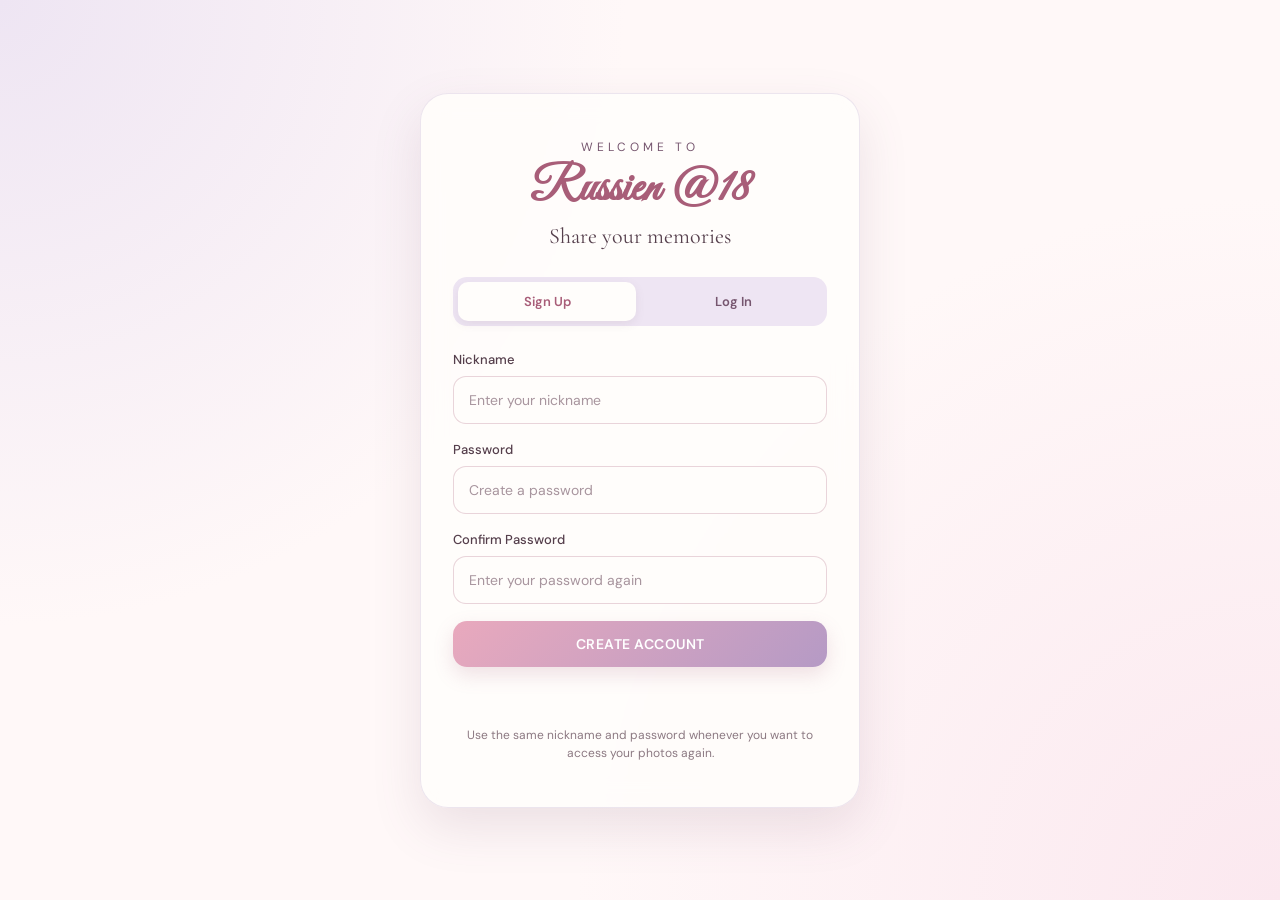
<file: gallery.html>
<!DOCTYPE html>
<html lang="en">

<head>

    <meta charset="UTF-8">

    <meta
        name="viewport"
        content="width=device-width, initial-scale=1.0"
    >

    <meta
        name="theme-color"
        content="#f8dce8"
    >

    <title>Russien @18 — Memories</title>


    <!-- GOOGLE FONTS -->

    <link rel="preconnect" href="https://fonts.googleapis.com">

    <link
        rel="preconnect"
        href="https://fonts.gstatic.com"
        crossorigin
    >

    <link
        href="https://fonts.googleapis.com/css2?family=Cormorant+Garamond:wght@400;500;600;700&family=DM+Sans:wght@400;500;600&family=Great+Vibes&display=swap"
        rel="stylesheet"
    >


    <style>

        :root {

            --pink-light: #fbe8ef;
            --pink: #e9a9bd;
            --pink-dark: #a85d78;

            --purple-light: #eee5f3;
            --purple: #b59ac5;
            --purple-dark: #76566f;

            --pearl: #fffdfb;
            --cream: #fff8f8;
            --text: #553f4c;

        }


        * {

            box-sizing: border-box;

            margin: 0;

            padding: 0;

        }


        body {

            min-height: 100vh;

            background:

                radial-gradient(
                    circle at top left,
                    var(--purple-light),
                    transparent 35%
                ),

                radial-gradient(
                    circle at bottom right,
                    var(--pink-light),
                    transparent 40%
                ),

                var(--cream);

            color: var(--text);

            font-family:
                "DM Sans",
                sans-serif;

            padding:
                45px 25px;

        }


        .page {

            max-width:
                1200px;

            margin:
                0 auto;

        }


        .header {

            text-align:
                center;

            margin-bottom:
                40px;

        }


        .small-title {

            font-size:
                12px;

            letter-spacing:
                4px;

            color:
                var(--purple-dark);

            margin-bottom:
                8px;

        }


        .title {

            font-family:
                "Great Vibes",
                cursive;

            font-size:
                55px;

            line-height:
                1;

            color:
                var(--pink-dark);

            margin-bottom:
                12px;

        }


        .subtitle {

            font-family:
                "Cormorant Garamond",
                serif;

            font-size:
                22px;

            color:
                var(--text);

        }


        .top-actions {

            display:
                flex;

            justify-content:
                center;

            gap:
                10px;

            margin-top:
                22px;

            flex-wrap:
                wrap;

        }


        .action-button {

            border:
                none;

            border-radius:
                12px;

            padding:
                11px 18px;

            font-family:
                "DM Sans",
                sans-serif;

            font-size:
                13px;

            font-weight:
                600;

            cursor:
                pointer;

            transition:
                0.25s ease;

        }


        .upload-button {

            background:
                linear-gradient(
                    135deg,
                    var(--pink),
                    var(--purple)
                );

            color:
                white;

            box-shadow:
                0 6px 18px
                rgba(
                    168,
                    93,
                    120,
                    0.16
                );

        }


        .logout-button {

            background:
                var(--purple-light);

            color:
                var(--purple-dark);

        }


        .action-button:hover {

            transform:
                translateY(-1px);

        }


        .gallery {

            display:
                grid;

            grid-template-columns:
                repeat(
                    auto-fit,
                    minmax(
                        230px,
                        1fr
                    )
                );

            gap:
                20px;

        }


        .gallery-item {

            position:
                relative;

            overflow:
                hidden;

            border-radius:
                20px;

            background:
                var(--purple-light);

            box-shadow:
                0 8px 25px
                rgba(
                    118,
                    86,
                    111,
                    0.12
                );

            min-height:
                220px;

        }


        .gallery-item img {

            display:
                block;

            width:
                100%;

            height:
                300px;

            object-fit:
                cover;

            transition:
                transform
                0.4s ease;

        }


        .gallery-item:hover img {

            transform:
                scale(1.03);

        }


        /*
        =========================================
        PHOTO UPLOADER NAME
        =========================================
        */

        .photo-info {

            position:
                absolute;

            left:
                12px;

            bottom:
                12px;

        }


        .nickname {

            margin:
                0;

            font-family:
                "DM Sans",
                sans-serif;

            font-size:
                12px;

            font-weight:
                500;

            color:
                #b85f7b;

            text-shadow:
                0 1px 4px
                rgba(
                    0,
                    0,
                    0,
                    0.18
                );

        }


        /*
        =========================================
        DELETE BUTTON
        =========================================
        */

        .delete-button {

            position:
                absolute;

            top:
                10px;

            right:
                10px;

            border:
                none;

            border-radius:
                8px;

            padding:
                7px 10px;

            background:
                rgba(
                    255,
                    253,
                    251,
                    0.88
                );

            color:
                var(--pink-dark);

            font-family:
                "DM Sans",
                sans-serif;

            font-size:
                11px;

            font-weight:
                600;

            cursor:
                pointer;

            backdrop-filter:
                blur(5px);

            transition:
                0.25s ease;

            z-index:
                5;

        }


        .delete-button:hover {

            background:
                white;

            transform:
                translateY(-1px);

        }


        .delete-button:active {

            transform:
                translateY(0);

        }


        .empty-message,
        .error {

            grid-column:
                1 / -1;

            text-align:
                center;

            padding:
                60px 20px;

            color:
                var(--purple-dark);

            font-family:
                "Cormorant Garamond",
                serif;

            font-size:
                22px;

        }


        .loading {

            grid-column:
                1 / -1;

            text-align:
                center;

            padding:
                60px 20px;

            color:
                var(--purple-dark);

            font-family:
                "Cormorant Garamond",
                serif;

            font-size:
                22px;

        }


        @media (max-width: 600px) {

            body {

                padding:
                    30px 15px;

            }


            .title {

                font-size:
                    45px;

            }


            .subtitle {

                font-size:
                    20px;

            }


            .gallery {

                grid-template-columns:
                    repeat(
                        2,
                        minmax(
                            0,
                            1fr
                        )
                    );

                gap:
                    12px;

            }


            .gallery-item {

                border-radius:
                    15px;

            }


            .gallery-item img {

                height:
                    220px;

            }


            .photo-info {

                left:
                    7px;

                bottom:
                    7px;

            }


            .nickname {

                font-size:
                    10px;

            }


            .delete-button {

                top:
                    7px;

                right:
                    7px;

                padding:
                    6px 8px;

                font-size:
                    10px;

            }

        }


        @media (max-width: 380px) {

            .gallery {

                grid-template-columns:
                    1fr;

            }

        }

    </style>

</head>


<body>


    <main class="page">


        <header class="header">

            <p class="small-title">
                RUSSIEN @18
            </p>

            <h1 class="title">
                Our Memories
            </h1>

            <p class="subtitle">
                A collection of moments from the celebration
            </p>


            <div class="top-actions">

                <button
                    class="action-button upload-button"
                    id="uploadButton"
                >
                    + Add Photos
                </button>

                <button
                    class="action-button logout-button"
                    id="logoutButton"
                >
                    Log Out
                </button>

            </div>

        </header>


        <section
            class="gallery"
            id="gallery"
        >

            <div class="loading">
                Loading memories...
            </div>

        </section>


    </main>


    <script>

        const SUPABASE_URL =
            "https://magaomtlctseieufgijk.supabase.co";

        const SUPABASE_KEY =
            "sb_publishable_nIm23K5lShcFGJ6m18DzaA_EAXQXGc0";

        const BUCKET_NAME =
            "photos";


        const gallery =
            document.getElementById("gallery");

        const uploadButton =
            document.getElementById("uploadButton");

        const logoutButton =
            document.getElementById("logoutButton");


        const nickname =
            sessionStorage.getItem(
                "russienNickname"
            );

        const accessToken =
            sessionStorage.getItem(
                "russienAccessToken"
            );


        /*
        =========================================
        CHECK LOGIN
        =========================================
        */

        if (!nickname || !accessToken) {

            window.location.href =
                "nickname.html";

        }


        /*
        =========================================
        ADD PHOTOS
        =========================================
        */

        uploadButton.addEventListener(
            "click",
            () => {

                window.location.href =
                    "upload.html";

            }
        );


        /*
        =========================================
        LOG OUT
        =========================================
        */

        logoutButton.addEventListener(
            "click",
            () => {

                sessionStorage.removeItem(
                    "russienNickname"
                );

                sessionStorage.removeItem(
                    "russienAccessToken"
                );

                sessionStorage.removeItem(
                    "russienRefreshToken"
                );


                window.location.href =
                    "nickname.html";

            }
        );


        /*
        =========================================
        LOAD CURRENT USER
        =========================================
        */

        async function getCurrentUser() {

            const response =
                await fetch(
                    `${SUPABASE_URL}/auth/v1/user`,
                    {
                        method: "GET",

                        headers: {

                            "apikey":
                                SUPABASE_KEY,

                            "Authorization":
                                `Bearer ${accessToken}`

                        }

                    }
                );


            if (!response.ok) {

                throw new Error(
                    "Your login session has expired."
                );

            }


            return await response.json();

        }


        /*
        =========================================
        DELETE PHOTO
        =========================================
        */

        async function deletePhoto(
            photo,
            item,
            user
        ) {

            /*
            Make sure the photo belongs
            to the currently logged-in user.
            */

            if (
                photo.user_id !==
                user.id
            ) {

                alert(
                    "You can only delete your own photos."
                );

                return;

            }


            const confirmed =
                confirm(
                    "Delete this photo?"
                );


            if (!confirmed) {

                return;

            }


            try {

                /*
                =========================================
                GET STORAGE FILE PATH
                =========================================
                */

                const marker =
                    `/object/public/${BUCKET_NAME}/`;


                const markerIndex =
                    photo.photo_url.indexOf(
                        marker
                    );


                if (
                    markerIndex === -1
                ) {

                    throw new Error(
                        "Unable to find the photo file."
                    );

                }


                const filePath =
                    decodeURIComponent(
                        photo.photo_url.substring(
                            markerIndex +
                            marker.length
                        )
                    );


                /*
                =========================================
                DELETE FILE FROM STORAGE
                =========================================
                */

                const storageResponse =
                    await fetch(
                        `${SUPABASE_URL}/storage/v1/object/${BUCKET_NAME}`,
                        {

                            method:
                                "DELETE",

                            headers: {

                                "apikey":
                                    SUPABASE_KEY,

                                "Authorization":
                                    `Bearer ${accessToken}`,

                                "Content-Type":
                                    "application/json"

                            },

                            body:
                                JSON.stringify({
                                    prefixes: [
                                        filePath
                                    ]
                                })

                        }
                    );


                if (
                    !storageResponse.ok
                ) {

                    const errorText =
                        await storageResponse.text();

                    throw new Error(
                        errorText ||
                        "Unable to delete the photo from Storage."
                    );

                }


                /*
                =========================================
                DELETE DATABASE RECORD
                =========================================
                */

                const databaseResponse =
                    await fetch(
                        `${SUPABASE_URL}/rest/v1/photos?id=eq.${encodeURIComponent(photo.id)}`,
                        {

                            method:
                                "DELETE",

                            headers: {

                                "apikey":
                                    SUPABASE_KEY,

                                "Authorization":
                                    `Bearer ${accessToken}`,

                                "Content-Type":
                                    "application/json",

                                "Prefer":
                                    "return=minimal"

                            }

                        }
                    );


                if (
                    !databaseResponse.ok
                ) {

                    const errorText =
                        await databaseResponse.text();

                    throw new Error(
                        errorText ||
                        "Unable to delete the photo record."
                    );

                }


                /*
                =========================================
                REMOVE PHOTO FROM SCREEN
                =========================================
                */

                item.remove();


                /*
                If there are no photos left,
                show the empty message.
                */

                if (
                    gallery.querySelector(
                        ".gallery-item"
                    ) === null
                ) {

                    gallery.innerHTML = `

                        <div class="empty-message">

                            No memories have been shared yet.

                        </div>

                    `;

                }


            } catch (error) {

                console.error(
                    "DELETE ERROR:",
                    error
                );


                alert(
                    "Unable to delete photo: " +
                    error.message
                );

            }

        }


        /*
        =========================================
        LOAD GALLERY
        =========================================
        */

        async function loadGallery() {

            try {

                /*
                Get the currently logged-in
                Supabase user.
                */

                const user =
                    await getCurrentUser();


                /*
                Get ALL photos from the database.
                */

                const response =
                    await fetch(
                        `${SUPABASE_URL}/rest/v1/photos?select=id,nickname,photo_url,created_at,user_id&order=created_at.desc`,
                        {

                            method:
                                "GET",

                            headers: {

                                "apikey":
                                    SUPABASE_KEY,

                                "Authorization":
                                    `Bearer ${accessToken}`

                            }

                        }
                    );


                if (
                    !response.ok
                ) {

                    const error =
                        await response.text();

                    throw new Error(
                        error
                    );

                }


                const photos =
                    await response.json();


                /*
                Clear loading message.
                */

                gallery.innerHTML =
                    "";


                /*
                =========================================
                NO PHOTOS
                =========================================
                */

                if (
                    photos.length === 0
                ) {

                    gallery.innerHTML = `

                        <div class="empty-message">

                            No memories have been shared yet.

                        </div>

                    `;

                    return;

                }


                /*
                =========================================
                DISPLAY ALL PHOTOS
                =========================================
                */

                photos.forEach(
                    photo => {

                        const item =
                            document.createElement(
                                "div"
                            );


                        item.className =
                            "gallery-item";


                        /*
                        =========================================
                        PHOTO
                        =========================================
                        */

                        const image =
                            document.createElement(
                                "img"
                            );


                        image.src =
                            photo.photo_url;

                        image.alt =
                            `Photo shared by ${photo.nickname}`;

                        image.loading =
                            "lazy";


                        item.appendChild(
                            image
                        );


                        /*
                        =========================================
                        DELETE BUTTON
                        ONLY FOR PHOTO OWNER
                        =========================================
                        */

                        if (
                            photo.user_id ===
                            user.id
                        ) {

                            const deleteButton =
                                document.createElement(
                                    "button"
                                );


                            deleteButton.className =
                                "delete-button";


                            deleteButton.textContent =
                                "Delete";


                            deleteButton.type =
                                "button";


                            deleteButton.setAttribute(
                                "aria-label",
                                `Delete photo uploaded by ${photo.nickname}`
                            );


                            deleteButton.addEventListener(
                                "click",
                                () => {

                                    deletePhoto(
                                        photo,
                                        item,
                                        user
                                    );

                                }
                            );


                            item.appendChild(
                                deleteButton
                            );

                        }


                        /*
                        =========================================
                        UPLOADER NAME
                        =========================================
                        */

                        const photoInfo =
                            document.createElement(
                                "div"
                            );


                        photoInfo.className =
                            "photo-info";


                        const name =
                            document.createElement(
                                "p"
                            );


                        name.className =
                            "nickname";


                        name.textContent =
                            photo.nickname;


                        photoInfo.appendChild(
                            name
                        );


                        item.appendChild(
                            photoInfo
                        );


                        gallery.appendChild(
                            item
                        );

                    }
                );


            } catch (error) {

                console.error(
                    "GALLERY ERROR:",
                    error
                );


                gallery.innerHTML = `

                    <div class="error">

                        Unable to load the gallery.

                        <br>

                        <small>
                            ${error.message}
                        </small>

                    </div>

                `;

            }

        }


        /*
        =========================================
        START GALLERY
        =========================================
        */

        loadGallery();

    </script>


</body>

</html>
</file>
<file: upload.css>
@import url('https://fonts.googleapis.com/css2?family=Cormorant+Garamond:wght@400;500;600&family=DM+Sans:wght@400;500&family=Great+Vibes&display=swap');


:root {
    --pink-light: #fbe8ef;
    --pink: #e9a9bd;
    --pink-dark: #a85d78;

    --purple-light: #eee5f3;
    --purple: #b59ac5;
    --purple-dark: #76566f;

    --pearl: #fffdfb;
    --cream: #a87283;

    --text: #553f4c;
}


* {
    box-sizing: border-box;
}


html,
body {
    margin: 0;
    padding: 0;
    min-height: 100%;
}


body {
    min-height: 100vh;

    display: flex;
    align-items: center;
    justify-content: center;

    padding: 24px;

    background:
        linear-gradient(
            135deg,
            var(--pink-light),
            var(--purple-light),
            var(--pearl)
        );

    font-family: "DM Sans", sans-serif;

    color: var(--text);

    text-align: center;
}


/* =========================================
   QR PAGE
========================================= */

.qr-page {
    width: min(460px, 100%);

    padding: 42px 28px;

    border-radius: 28px;

    background: rgba(255, 253, 251, 0.88);

    box-shadow:
        0 18px 50px rgba(118, 86, 111, 0.16);

    border: 1px solid rgba(255, 255, 255, 0.75);
}


.script-title {
    margin: 0 0 2px;

    font-family: "Great Vibes", cursive;

    font-size: 36px;

    color: var(--pink-dark);
}


.qr-page h1,
.upload-card h1 {
    margin: 0 0 8px;

    font-family: "Cormorant Garamond", serif;

    font-size: 42px;

    font-weight: 500;

    color: var(--purple-dark);
}


.subtitle {
    margin: 0 0 28px;

    font-size: 14px;

    line-height: 1.6;

    color: var(--text);
}


#qrcode {
    display: flex;

    align-items: center;
    justify-content: center;

    margin: 0 auto 22px;
}


#qrcode img {
    display: block;

    width: 220px;
    height: 220px;

    padding: 12px;

    background: white;

    border-radius: 16px;

    box-shadow:
        0 10px 30px rgba(118, 86, 111, 0.12);
}


.scan-text {
    margin: 0;

    font-family: "Cormorant Garamond", serif;

    font-size: 22px;

    letter-spacing: 1px;

    color: var(--pink-dark);
}


.small-note {
    margin: 12px 0 0;

    font-size: 12px;

    color: var(--text);

    opacity: 0.65;
}


/* =========================================
   UPLOAD PAGE
========================================= */

.upload-page {
    width: min(600px, 100%);
}


.upload-card {
    width: 100%;

    padding: 42px 30px;

    border-radius: 28px;

    background: rgba(255, 253, 251, 0.90);

    border: 1px solid rgba(255, 255, 255, 0.75);

    box-shadow:
        0 18px 50px rgba(118, 86, 111, 0.16);
}


.upload-card .script-title {
    margin-bottom: 4px;
}


.upload-card h1 {
    margin-bottom: 10px;
}


.description {
    margin: 0 auto 28px;

    max-width: 430px;

    font-size: 14px;

    line-height: 1.7;
}


/* =========================================
   NICKNAME
========================================= */

.nickname-section {
    text-align: left;

    margin-bottom: 22px;
}


.nickname-section label {
    display: block;

    margin-bottom: 8px;

    font-family: "Cormorant Garamond", serif;

    font-size: 21px;

    color: var(--purple-dark);
}


#nickname {
    width: 100%;

    padding: 14px 16px;

    border: 1px solid rgba(168, 93, 120, 0.30);

    border-radius: 14px;

    background: var(--cream);

    font-family: "DM Sans", sans-serif;

    font-size: 14px;

    color: var(--text);

    outline: none;

    transition: 0.25s ease;
}


#nickname:focus {
    border-color: var(--pink);

    box-shadow:
        0 0 0 3px rgba(233, 169, 189, 0.18);
}


#nickname::placeholder {
    color: var(--text);

    opacity: 0.45;
}


.nickname-note {
    margin: 7px 0 0;

    font-size: 11px;

    opacity: 0.60;
}


/* =========================================
   UPLOAD BOX
========================================= */

.upload-box {
    padding: 28px 20px;

    border-radius: 22px;

    background:
        linear-gradient(
            135deg,
            rgba(251, 232, 239, 0.75),
            rgba(238, 229, 243, 0.75)
        );

    border: 1px dashed rgba(168, 93, 120, 0.35);
}


.upload-icon {
    display: flex;

    align-items: center;
    justify-content: center;

    width: 54px;
    height: 54px;

    margin: 0 auto 12px;

    border-radius: 50%;

    background: rgba(255, 253, 251, 0.80);

    color: var(--pink-dark);

    font-size: 28px;
}


.upload-box h2 {
    margin: 0 0 7px;

    font-family: "Cormorant Garamond", serif;

    font-size: 27px;

    font-weight: 500;

    color: var(--purple-dark);
}


.upload-box > p {
    margin: 0 0 18px;

    font-size: 13px;

    opacity: 0.72;
}


/* =========================================
   BUTTONS
========================================= */

.upload-button,
.submit-button {
    display: inline-flex;

    align-items: center;
    justify-content: center;

    min-height: 46px;

    padding: 12px 24px;

    border: none;

    border-radius: 999px;

    font-family: "DM Sans", sans-serif;

    font-size: 13px;

    font-weight: 500;

    cursor: pointer;

    transition:
        transform 0.2s ease,
        box-shadow 0.2s ease,
        opacity 0.2s ease;
}


.upload-button {
    background: var(--pink);

    color: white;

    box-shadow:
        0 8px 20px rgba(168, 93, 120, 0.18);
}


.upload-button:hover {
    transform: translateY(-2px);

    box-shadow:
        0 10px 24px rgba(168, 93, 120, 0.25);
}


.file-count {
    margin: 14px 0 0 !important;

    font-size: 12px !important;

    color: var(--purple-dark);

    opacity: 0.8 !important;
}


/* =========================================
   PREVIEW
========================================= */

.preview-container {
    display: grid;

    grid-template-columns:
        repeat(auto-fill, minmax(85px, 1fr));

    gap: 10px;

    margin-top: 20px;
}


.preview-item {
    position: relative;

    aspect-ratio: 1 / 1;

    overflow: hidden;

    border-radius: 13px;

    background: var(--pink-light);

    box-shadow:
        0 5px 15px rgba(118, 86, 111, 0.10);
}


.preview-item img {
    width: 100%;
    height: 100%;

    display: block;

    object-fit: cover;
}


/* =========================================
   SUBMIT
========================================= */

.submit-button {
    width: 100%;

    margin-top: 22px;

    background: var(--purple-dark);

    color: white;

    box-shadow:
        0 8px 20px rgba(118, 86, 111, 0.18);
}


.submit-button:not(:disabled):hover {
    transform: translateY(-2px);

    box-shadow:
        0 10px 24px rgba(118, 86, 111, 0.25);
}


.submit-button:disabled {
    opacity: 0.40;

    cursor: not-allowed;
}


/* =========================================
   PROGRESS
========================================= */

.progress-container {
    margin-top: 22px;
}


.progress-bar {
    width: 100%;

    height: 8px;

    overflow: hidden;

    border-radius: 999px;

    background: var(--purple-light);
}


.progress-fill {
    width: 0%;

    height: 100%;

    border-radius: 999px;

    background: var(--pink);
}


.progress-container p {
    margin: 10px 0 0;

    font-size: 12px;
}


/* =========================================
   MESSAGE
========================================= */

.message {
    min-height: 22px;

    margin-top: 18px;

    font-size: 13px;

    line-height: 1.5;
}


.message.success {
    color: var(--purple-dark);
}


.message.error {
    color: var(--pink-dark);
}


/* =========================================
   FOOTER
========================================= */

.footer-note {
    margin: 26px 0 0;

    font-size: 12px;

    opacity: 0.60;
}


/* =========================================
   TABLET
========================================= */

@media (max-width: 768px) {

    body {
        padding: 18px;
    }

    .upload-card {
        padding: 36px 24px;
    }
}


/* =========================================
   MOBILE
========================================= */

@media (max-width: 480px) {

    body {
        padding: 14px;
    }

    .qr-page {
        padding: 34px 20px;
    }

    .script-title {
        font-size: 32px;
    }

    .qr-page h1,
    .upload-card h1 {
        font-size: 36px;
    }

    #qrcode img {
        width: 200px;
        height: 200px;
    }

    .scan-text {
        font-size: 20px;
    }

    .upload-card {
        padding: 32px 18px;
    }

    .upload-box {
        padding: 24px 14px;
    }

    .preview-container {
        grid-template-columns:
            repeat(3, 1fr);

        gap: 8px;
    }
} 
/* =========================================
   SHARED GALLERY
========================================= */

.gallery {
    display: grid;

    grid-template-columns:
        repeat(3, 1fr);

    gap: 12px;

    margin-top: 24px;
}


.gallery-item {
    overflow: hidden;

    border-radius: 16px;

    background: var(--pink-light);

    box-shadow:
        0 6px 18px rgba(118, 86, 111, 0.10);
}


.gallery-item img {
    display: block;

    width: 100%;

    aspect-ratio: 1 / 1;

    object-fit: cover;
}


.gallery-item p {
    margin: 0;

    padding: 9px 6px;

    font-size: 11px;

    color: var(--text);

    background: var(--cream);
}


@media (max-width: 600px) {

    .gallery {
        grid-template-columns:
            repeat(2, 1fr);

        gap: 9px;
    }

}
</file>
